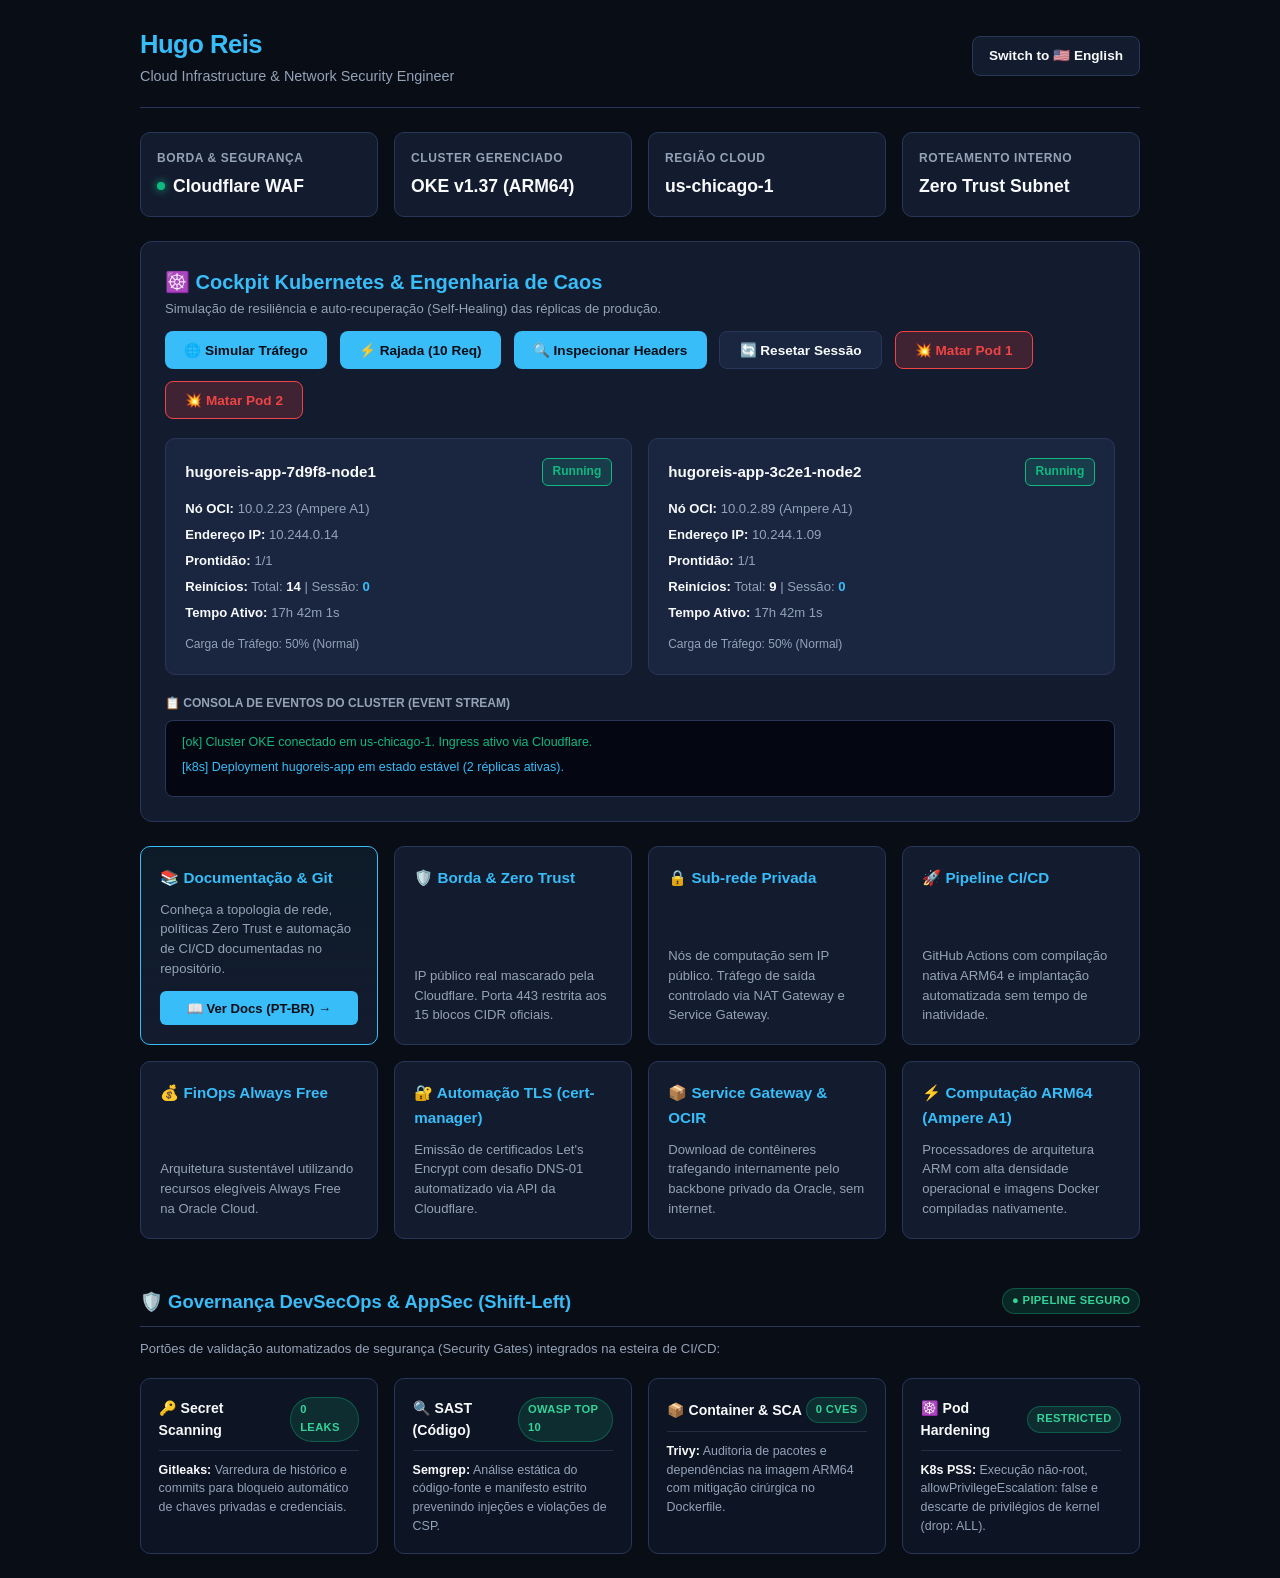
<file: app/index.html>
<!DOCTYPE html>
<html lang="pt-BR">
<head>
  <meta charset="UTF-8">
  <meta name="viewport" content="width=device-width, initial-scale=1.0">
  <title>Hugo Reis | Cloud Architecture & Kubernetes Cockpit</title>
  <link rel="stylesheet" href="style.css?v=3">
  <script src="app.js?v=3" defer></script>
</head>
<body>
  <div class="container">
    <header>
      <div class="brand">
        <h1>Hugo Reis</h1>
        <p>Cloud Infrastructure & Network Security Engineer</p>
      </div>
      <a href="en.html" class="lang-btn">Switch to 🇺🇸 English</a>
    </header>

    <div class="telemetry-strip">
      <div class="telemetry-card">
        <div class="telemetry-label">Borda & Segurança</div>
        <div class="telemetry-val"><span class="status-dot"></span> Cloudflare WAF</div>
      </div>
      <div class="telemetry-card">
        <div class="telemetry-label">Cluster Gerenciado</div>
        <div class="telemetry-val">OKE v1.37 (ARM64)</div>
      </div>
      <div class="telemetry-card">
        <div class="telemetry-label">Região Cloud</div>
        <div class="telemetry-val">us-chicago-1</div>
      </div>
      <div class="telemetry-card">
        <div class="telemetry-label">Roteamento Interno</div>
        <div class="telemetry-val">Zero Trust Subnet</div>
      </div>
    </div>

    <section class="cockpit-panel">
      <div class="cockpit-header">
        <div>
          <h2>☸️ Cockpit Kubernetes & Engenharia de Caos</h2>
          <p style="font-size: 0.82rem; color: var(--text-muted);">Simulação de resiliência e auto-recuperação (Self-Healing) das réplicas de produção.</p>
        </div>
        <div class="actions-bar">
          <button class="btn" id="btn-traffic">🌐 Simular Tráfego</button>
          <button class="btn" id="btn-burst">⚡ Rajada (10 Req)</button>
          <button class="btn" id="btn-headers">🔍 Inspecionar Headers</button>
          <button class="btn" id="btn-reset" style="background: var(--card-inner); border: 1px solid var(--border); color: var(--text);">🔄 Resetar Sessão</button>
          <button class="btn btn-danger" id="btn-kill-1">💥 Matar Pod 1</button>
          <button class="btn btn-danger" id="btn-kill-2">💥 Matar Pod 2</button>
        </div>
      </div>

      <div class="pods-grid">
        <div class="pod-card" id="pod-card-1">
          <div class="pod-title">
            <span id="pod-name-1">hugoreis-app-7d9f8-node1</span>
            <span class="pod-badge badge-running" id="pod-status-1">Running</span>
          </div>
          <div class="pod-meta">
            <span><strong>Nó OCI:</strong> 10.0.2.23 (Ampere A1)</span>
            <span><strong>Endereço IP:</strong> 10.244.0.14</span>
            <span><strong>Prontidão:</strong> <span id="pod-ready-1">1/1</span></span>
            <span><strong>Reinícios:</strong> Total: <strong id="pod-total-restarts-1">14</strong> | Sessão: <strong id="pod-session-restarts-1" style="color: var(--accent);">0</strong></span>
            <span><strong>Tempo Ativo:</strong> <span id="pod-uptime-1">17h 42m</span></span>
          </div>
          <div style="font-size: 0.75rem; color: var(--text-muted);" id="pod-load-1">Carga de Tráfego: 50% (Normal)</div>
        </div>

        <div class="pod-card" id="pod-card-2">
          <div class="pod-title">
            <span id="pod-name-2">hugoreis-app-3c2e1-node2</span>
            <span class="pod-badge badge-running" id="pod-status-2">Running</span>
          </div>
          <div class="pod-meta">
            <span><strong>Nó OCI:</strong> 10.0.2.89 (Ampere A1)</span>
            <span><strong>Endereço IP:</strong> 10.244.1.09</span>
            <span><strong>Prontidão:</strong> <span id="pod-ready-2">1/1</span></span>
            <span><strong>Reinícios:</strong> Total: <strong id="pod-total-restarts-2">9</strong> | Sessão: <strong id="pod-session-restarts-2" style="color: var(--accent);">0</strong></span>
            <span><strong>Tempo Ativo:</strong> <span id="pod-uptime-2">17h 42m</span></span>
          </div>
          <div style="font-size: 0.75rem; color: var(--text-muted);" id="pod-load-2">Carga de Tráfego: 50% (Normal)</div>
        </div>
      </div>

      <div>
        <div style="font-size: 0.75rem; font-weight: 700; text-transform: uppercase; color: var(--text-muted); margin-bottom: 0.4rem;">
          📋 Consola de Eventos do Cluster (Event Stream)
        </div>
        <div class="console-box" id="console-log">
          <div class="console-line success">[ok] Cluster OKE conectado em us-chicago-1. Ingress ativo via Cloudflare.</div>
          <div class="console-line">[k8s] Deployment hugoreis-app em estado estável (2 réplicas ativas).</div>
        </div>
      </div>
    </section>

    <div class="specs-grid">
      <!-- Linha 1 de 4 Cartões -->
      <div class="spec-card doc-highlight">
        <h3>📚 Documentação & Git</h3>
        <p>Conheça a topologia de rede, políticas Zero Trust e automação de CI/CD documentadas no repositório.</p>
        <a href="https://github.com/hnreis/hugoreis-cloud/blob/main/README.pt-BR.md" target="_blank" class="doc-link">📖 Ver Docs (PT-BR) &rarr;</a>
      </div>
      <div class="spec-card">
        <h3>🛡️ Borda & Zero Trust</h3>
        <p>IP público real mascarado pela Cloudflare. Porta 443 restrita aos 15 blocos CIDR oficiais.</p>
      </div>
      <div class="spec-card">
        <h3>🔒 Sub-rede Privada</h3>
        <p>Nós de computação sem IP público. Tráfego de saída controlado via NAT Gateway e Service Gateway.</p>
      </div>
      <div class="spec-card">
        <h3>🚀 Pipeline CI/CD</h3>
        <p>GitHub Actions com compilação nativa ARM64 e implantação automatizada sem tempo de inatividade.</p>
      </div>

      <!-- Linha 2 de 4 Cartões -->
      <div class="spec-card">
        <h3>💰 FinOps Always Free</h3>
        <p>Arquitetura sustentável utilizando recursos elegíveis Always Free na Oracle Cloud.</p>
      </div>
      <div class="spec-card">
        <h3>🔐 Automação TLS (cert-manager)</h3>
        <p>Emissão de certificados Let's Encrypt com desafio DNS-01 automatizado via API da Cloudflare.</p>
      </div>
      <div class="spec-card">
        <h3>📦 Service Gateway & OCIR</h3>
        <p>Download de contêineres trafegando internamente pelo backbone privado da Oracle, sem internet.</p>
      </div>
      <div class="spec-card">
        <h3>⚡ Computação ARM64 (Ampere A1)</h3>
        <p>Processadores de arquitetura ARM com alta densidade operacional e imagens Docker compiladas nativamente.</p>
      </div>
    </div>
    
    <!-- Painel de DevSecOps & Postura de Segurança (Cards) -->
    <section class="card sec-section">
      <div class="sec-header-top">
        <h2 class="sec-heading">🛡️ Governança DevSecOps & AppSec (Shift-Left)</h2>
        <span class="sec-badge">● Pipeline Seguro</span>
      </div>
      <p class="sec-intro">
        Portões de validação automatizados de segurança (Security Gates) integrados na esteira de CI/CD:
      </p>

      <div class="sec-grid">
        <div class="sec-card">
          <div class="sec-card-header">
            <span class="sec-card-title">🔑 Secret Scanning</span>
            <span class="sec-badge">0 Leaks</span>
          </div>
          <div class="sec-card-body">
            <strong>Gitleaks:</strong> Varredura de histórico e commits para bloqueio automático de chaves privadas e credenciais.
          </div>
        </div>

        <div class="sec-card">
          <div class="sec-card-header">
            <span class="sec-card-title">🔍 SAST (Código)</span>
            <span class="sec-badge">OWASP Top 10</span>
          </div>
          <div class="sec-card-body">
            <strong>Semgrep:</strong> Análise estática do código-fonte e manifesto estrito prevenindo injeções e violações de CSP.
          </div>
        </div>

        <div class="sec-card">
          <div class="sec-card-header">
            <span class="sec-card-title">📦 Container & SCA</span>
            <span class="sec-badge">0 CVEs</span>
          </div>
          <div class="sec-card-body">
            <strong>Trivy:</strong> Auditoria de pacotes e dependências na imagem ARM64 com mitigação cirúrgica no Dockerfile.
          </div>
        </div>

        <div class="sec-card">
          <div class="sec-card-header">
            <span class="sec-card-title">☸️ Pod Hardening</span>
            <span class="sec-badge">Restricted</span>
          </div>
          <div class="sec-card-body">
            <strong>K8s PSS:</strong> Execução não-root, <code>allowPrivilegeEscalation: false</code> e descarte de privilégios de kernel (<code>drop: ALL</code>).
          </div>
        </div>
      </div>
    </section>
</file>
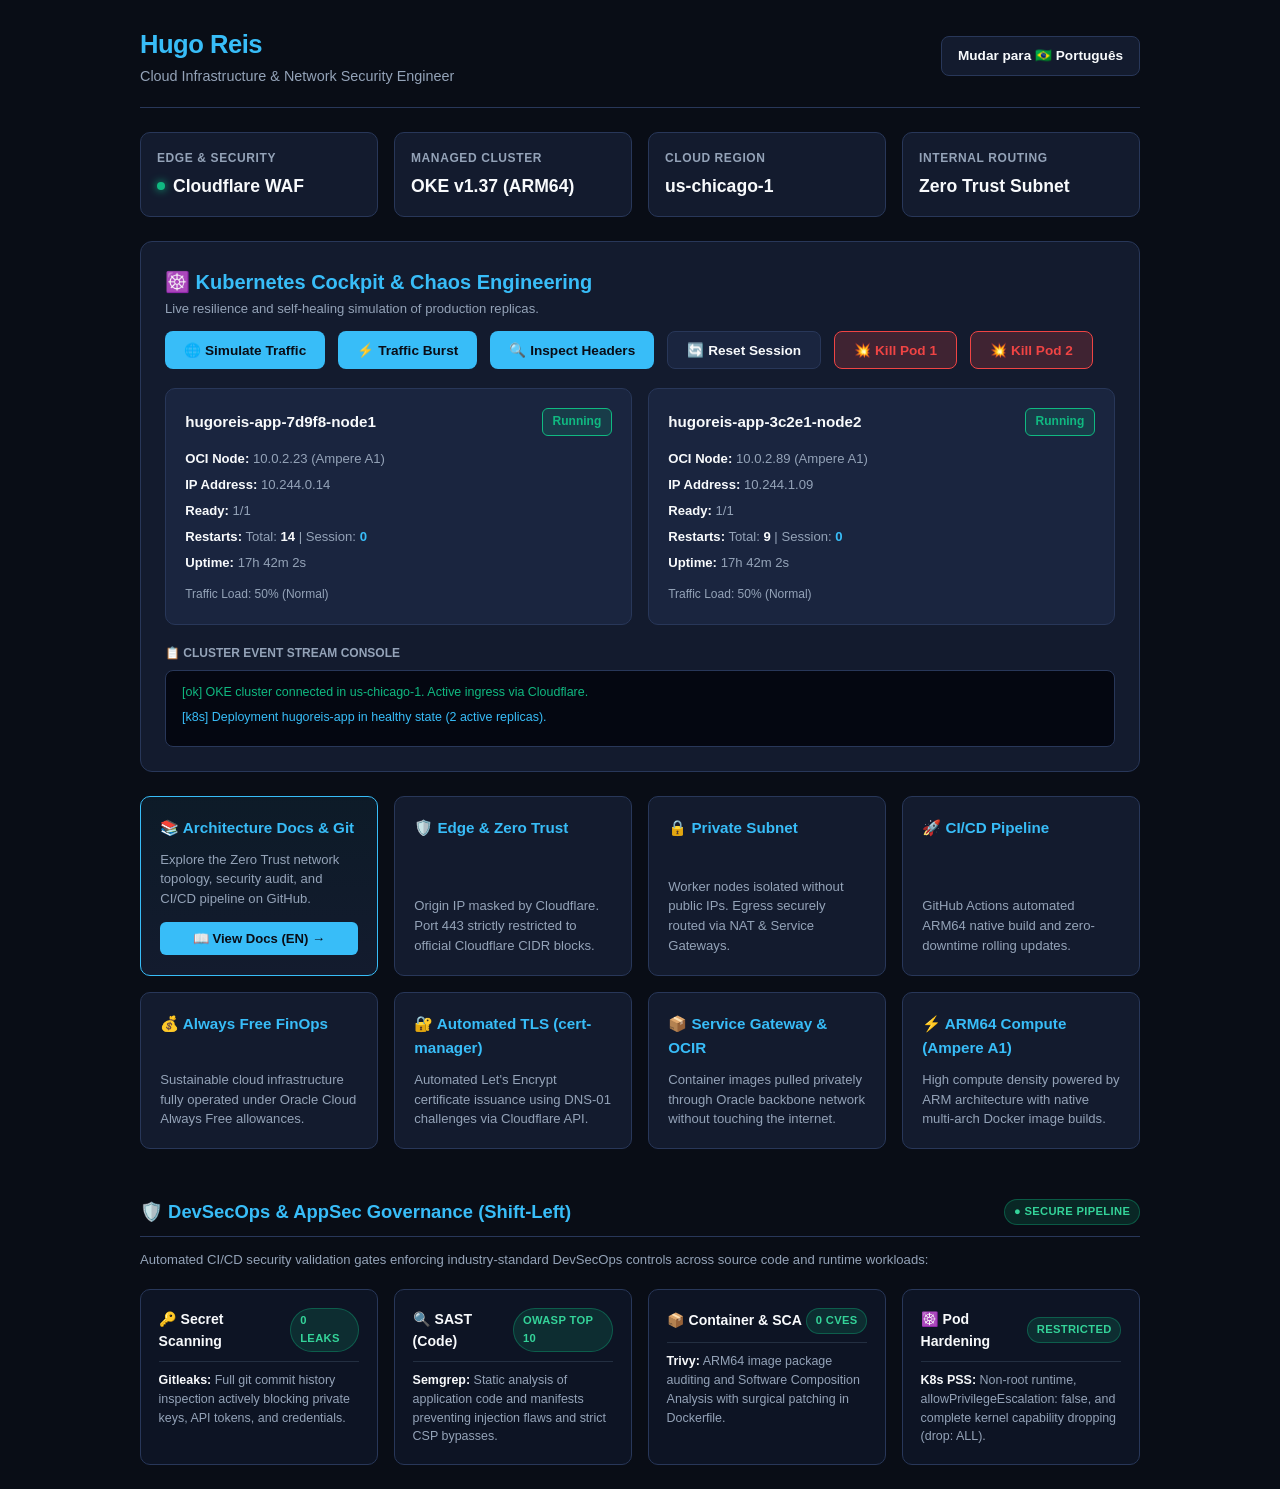
<file: app/en.html>
<!DOCTYPE html>
<html lang="en-US">
<head>
  <meta charset="UTF-8">
  <meta name="viewport" content="width=device-width, initial-scale=1.0">
  <title>Hugo Reis | Cloud Architecture & Kubernetes Cockpit</title>
  <link rel="stylesheet" href="style.css?v=3">
  <script src="app.js?v=3" defer></script>
</head>
<body>
  <div class="container">
    <header>
      <div class="brand">
        <h1>Hugo Reis</h1>
        <p>Cloud Infrastructure & Network Security Engineer</p>
      </div>
      <a href="index.html" class="lang-btn">Mudar para 🇧🇷 Português</a>
    </header>

    <div class="telemetry-strip">
      <div class="telemetry-card">
        <div class="telemetry-label">Edge & Security</div>
        <div class="telemetry-val"><span class="status-dot"></span> Cloudflare WAF</div>
      </div>
      <div class="telemetry-card">
        <div class="telemetry-label">Managed Cluster</div>
        <div class="telemetry-val">OKE v1.37 (ARM64)</div>
      </div>
      <div class="telemetry-card">
        <div class="telemetry-label">Cloud Region</div>
        <div class="telemetry-val">us-chicago-1</div>
      </div>
      <div class="telemetry-card">
        <div class="telemetry-label">Internal Routing</div>
        <div class="telemetry-val">Zero Trust Subnet</div>
      </div>
    </div>

    <section class="cockpit-panel">
      <div class="cockpit-header">
        <div>
          <h2>☸️ Kubernetes Cockpit & Chaos Engineering</h2>
          <p style="font-size: 0.82rem; color: var(--text-muted);">Live resilience and self-healing simulation of production replicas.</p>
        </div>
        <div class="actions-bar">
          <button class="btn" id="btn-traffic">🌐 Simulate Traffic</button>
          <button class="btn" id="btn-burst">⚡ Traffic Burst</button>
          <button class="btn" id="btn-headers">🔍 Inspect Headers</button>
          <button class="btn" id="btn-reset" style="background: var(--card-inner); border: 1px solid var(--border); color: var(--text);">🔄 Reset Session</button>
          <button class="btn btn-danger" id="btn-kill-1">💥 Kill Pod 1</button>
          <button class="btn btn-danger" id="btn-kill-2">💥 Kill Pod 2</button>
        </div>
      </div>

      <div class="pods-grid">
        <div class="pod-card" id="pod-card-1">
          <div class="pod-title">
            <span id="pod-name-1">hugoreis-app-7d9f8-node1</span>
            <span class="pod-badge badge-running" id="pod-status-1">Running</span>
          </div>
          <div class="pod-meta">
            <span><strong>OCI Node:</strong> 10.0.2.23 (Ampere A1)</span>
            <span><strong>IP Address:</strong> 10.244.0.14</span>
            <span><strong>Ready:</strong> <span id="pod-ready-1">1/1</span></span>
            <span><strong>Restarts:</strong> Total: <strong id="pod-total-restarts-1">14</strong> | Session: <strong id="pod-session-restarts-1" style="color: var(--accent);">0</strong></span>
            <span><strong>Uptime:</strong> <span id="pod-uptime-1">17h 42m</span></span>
          </div>
          <div style="font-size: 0.75rem; color: var(--text-muted);" id="pod-load-1">Traffic Load: 50% (Normal)</div>
        </div>

        <div class="pod-card" id="pod-card-2">
          <div class="pod-title">
            <span id="pod-name-2">hugoreis-app-3c2e1-node2</span>
            <span class="pod-badge badge-running" id="pod-status-2">Running</span>
          </div>
          <div class="pod-meta">
            <span><strong>OCI Node:</strong> 10.0.2.89 (Ampere A1)</span>
            <span><strong>IP Address:</strong> 10.244.1.09</span>
            <span><strong>Ready:</strong> <span id="pod-ready-2">1/1</span></span>
            <span><strong>Restarts:</strong> Total: <strong id="pod-total-restarts-2">9</strong> | Session: <strong id="pod-session-restarts-2" style="color: var(--accent);">0</strong></span>
            <span><strong>Uptime:</strong> <span id="pod-uptime-2">17h 42m</span></span>
          </div>
          <div style="font-size: 0.75rem; color: var(--text-muted);" id="pod-load-2">Traffic Load: 50% (Normal)</div>
        </div>
      </div>

      <div>
        <div style="font-size: 0.75rem; font-weight: 700; text-transform: uppercase; color: var(--text-muted); margin-bottom: 0.4rem;">
          📋 Cluster Event Stream Console
        </div>
        <div class="console-box" id="console-log">
          <div class="console-line success">[ok] OKE cluster connected in us-chicago-1. Active ingress via Cloudflare.</div>
          <div class="console-line">[k8s] Deployment hugoreis-app in healthy state (2 active replicas).</div>
        </div>
      </div>
    </section>

    <div class="specs-grid">
      <!-- Row 1 of 4 Cards -->
      <div class="spec-card doc-highlight">
        <h3>📚 Architecture Docs & Git</h3>
        <p>Explore the Zero Trust network topology, security audit, and CI/CD pipeline on GitHub.</p>
        <a href="https://github.com/hnreis/hugoreis-cloud/blob/main/README.md" target="_blank" class="doc-link">📖 View Docs (EN) &rarr;</a>
      </div>
      <div class="spec-card">
        <h3>🛡️ Edge & Zero Trust</h3>
        <p>Origin IP masked by Cloudflare. Port 443 strictly restricted to official Cloudflare CIDR blocks.</p>
      </div>
      <div class="spec-card">
        <h3>🔒 Private Subnet</h3>
        <p>Worker nodes isolated without public IPs. Egress securely routed via NAT & Service Gateways.</p>
      </div>
      <div class="spec-card">
        <h3>🚀 CI/CD Pipeline</h3>
        <p>GitHub Actions automated ARM64 native build and zero-downtime rolling updates.</p>
      </div>

      <!-- Row 2 of 4 Cards -->
      <div class="spec-card">
        <h3>💰 Always Free FinOps</h3>
        <p>Sustainable cloud infrastructure fully operated under Oracle Cloud Always Free allowances.</p>
      </div>
      <div class="spec-card">
        <h3>🔐 Automated TLS (cert-manager)</h3>
        <p>Automated Let's Encrypt certificate issuance using DNS-01 challenges via Cloudflare API.</p>
      </div>
      <div class="spec-card">
        <h3>📦 Service Gateway & OCIR</h3>
        <p>Container images pulled privately through Oracle backbone network without touching the internet.</p>
      </div>
      <div class="spec-card">
        <h3>⚡ ARM64 Compute (Ampere A1)</h3>
        <p>High compute density powered by ARM architecture with native multi-arch Docker image builds.</p>
      </div>
    </div>
    
    <!-- DevSecOps & AppSec Governance Panel (Cards) -->
    <section class="card sec-section">
      <div class="sec-header-top">
        <h2 class="sec-heading">🛡️ DevSecOps & AppSec Governance (Shift-Left)</h2>
        <span class="sec-badge">● Secure Pipeline</span>
      </div>
      <p class="sec-intro">
        Automated CI/CD security validation gates enforcing industry-standard DevSecOps controls across source code and runtime workloads:
      </p>

      <div class="sec-grid">
        <div class="sec-card">
          <div class="sec-card-header">
            <span class="sec-card-title">🔑 Secret Scanning</span>
            <span class="sec-badge">0 Leaks</span>
          </div>
          <div class="sec-card-body">
            <strong>Gitleaks:</strong> Full git commit history inspection actively blocking private keys, API tokens, and credentials.
          </div>
        </div>

        <div class="sec-card">
          <div class="sec-card-header">
            <span class="sec-card-title">🔍 SAST (Code)</span>
            <span class="sec-badge">OWASP Top 10</span>
          </div>
          <div class="sec-card-body">
            <strong>Semgrep:</strong> Static analysis of application code and manifests preventing injection flaws and strict CSP bypasses.
          </div>
        </div>

        <div class="sec-card">
          <div class="sec-card-header">
            <span class="sec-card-title">📦 Container & SCA</span>
            <span class="sec-badge">0 CVEs</span>
          </div>
          <div class="sec-card-body">
            <strong>Trivy:</strong> ARM64 image package auditing and Software Composition Analysis with surgical patching in Dockerfile.
          </div>
        </div>

        <div class="sec-card">
          <div class="sec-card-header">
            <span class="sec-card-title">☸️ Pod Hardening</span>
            <span class="sec-badge">Restricted</span>
          </div>
          <div class="sec-card-body">
            <strong>K8s PSS:</strong> Non-root runtime, <code>allowPrivilegeEscalation: false</code>, and complete kernel capability dropping (<code>drop: ALL</code>).
          </div>
        </div>
      </div>
    </section>
</file>
<file: app/style.css>
:root {
  --bg: #090d16;
  --card: #131b2e;
  --card-inner: #1a253f;
  --border: #283759;
  --accent: #38bdf8;
  --accent-hover: #0284c7;
  --text: #f8fafc;
  --text-muted: #94a3b8;
  --success: #10b981;
  --danger: #ef4444;
  --warning: #f59e0b;
}

* { box-sizing: border-box; margin: 0; padding: 0; font-family: -apple-system, BlinkMacSystemFont, "Segoe UI", Roboto, sans-serif; }
body { background-color: var(--bg); color: var(--text); line-height: 1.6; padding: 1.5rem 1rem; }
.container { max-width: 1000px; margin: 0 auto; display: flex; flex-direction: column; gap: 1.5rem; }

header { display: flex; justify-content: space-between; align-items: center; border-bottom: 1px solid var(--border); padding-bottom: 1.2rem; }
.brand h1 { font-size: 1.6rem; color: var(--accent); letter-spacing: -0.02em; }
.brand p { color: var(--text-muted); font-size: 0.9rem; }
.lang-btn { background: var(--card); border: 1px solid var(--border); color: var(--text); padding: 0.5rem 1rem; border-radius: 8px; font-weight: 600; font-size: 0.85rem; text-decoration: none; transition: border-color 0.2s; }
.lang-btn:hover { border-color: var(--accent); }

.telemetry-strip { display: grid; grid-template-columns: repeat(auto-fit, minmax(200px, 1fr)); gap: 1rem; }
.telemetry-card { background: var(--card); border: 1px solid var(--border); border-radius: 10px; padding: 1rem; }
.telemetry-label { font-size: 0.75rem; text-transform: uppercase; color: var(--text-muted); font-weight: 700; letter-spacing: 0.05em; }
.telemetry-val { font-size: 1.1rem; font-weight: 700; color: var(--text); margin-top: 0.2rem; display: flex; align-items: center; gap: 0.5rem; }
.status-dot { width: 8px; height: 8px; border-radius: 50%; background: var(--success); display: inline-block; box-shadow: 0 0 8px var(--success); }

.cockpit-panel { background: var(--card); border: 1px solid var(--border); border-radius: 12px; padding: 1.5rem; display: flex; flex-direction: column; gap: 1.2rem; }
.cockpit-header { display: flex; justify-content: space-between; align-items: center; flex-wrap: wrap; gap: 0.8rem; }
.cockpit-header h2 { font-size: 1.25rem; color: var(--accent); display: flex; align-items: center; gap: 0.5rem; }

.actions-bar { display: flex; gap: 0.8rem; flex-wrap: wrap; }
.btn { background: var(--accent); color: #090d16; border: none; padding: 0.6rem 1.2rem; border-radius: 8px; font-weight: 700; font-size: 0.85rem; cursor: pointer; transition: opacity 0.2s; }
.btn:hover { opacity: 0.9; }
.btn-danger { background: rgba(239, 68, 68, 0.2); border: 1px solid var(--danger); color: var(--danger); }
.btn-danger:hover { background: var(--danger); color: #fff; }

.pods-grid { display: grid; grid-template-columns: repeat(auto-fit, minmax(300px, 1fr)); gap: 1rem; }
.pod-card { background: var(--card-inner); border: 1px solid var(--border); border-radius: 10px; padding: 1.2rem; position: relative; transition: all 0.3s ease; }
.pod-card.highlight { border-color: var(--accent); box-shadow: 0 0 15px rgba(56, 189, 248, 0.4); transform: translateY(-2px); }
.pod-card.failing { border-color: var(--danger); opacity: 0.75; }
.pod-title { font-size: 0.95rem; font-weight: 700; margin-bottom: 0.5rem; display: flex; justify-content: space-between; align-items: center; }
.pod-badge { font-size: 0.75rem; padding: 0.2rem 0.6rem; border-radius: 6px; font-weight: 700; }
.badge-running { background: rgba(16, 185, 129, 0.15); color: var(--success); border: 1px solid var(--success); }
.badge-failed { background: rgba(239, 68, 68, 0.15); color: var(--danger); border: 1px solid var(--danger); }
.badge-recovering { background: rgba(245, 158, 11, 0.15); color: var(--warning); border: 1px solid var(--warning); }

.pod-meta { font-size: 0.82rem; color: var(--text-muted); display: flex; flex-direction: column; gap: 0.3rem; margin: 0.8rem 0; }
.pod-meta span strong { color: var(--text); }

.console-box { background: #040711; border: 1px solid var(--border); border-radius: 8px; padding: 0.8rem 1rem; font-family: ui-monospace, SFMono-Regular, Menlo, Monaco, Consolas, monospace; font-size: 0.78rem; max-height: 160px; overflow-y: auto; color: #38bdf8; }
.console-line { margin-bottom: 0.3rem; word-break: break-all; }
.console-line.warn { color: var(--warning); }
.console-line.err { color: var(--danger); }
.console-line.success { color: var(--success); }

.specs-grid {
  display: grid;
  grid-template-columns: repeat(auto-fit, minmax(215px, 1fr));
  gap: 1rem;
  justify-content: center;
}

@media (min-width: 960px) {
  .specs-grid {
    grid-template-columns: repeat(4, 1fr);
  }
}
.spec-card { background: var(--card); border: 1px solid var(--border); border-radius: 10px; padding: 1.2rem; display: flex; flex-direction: column; justify-content: space-between; }
.spec-card h3 { font-size: 0.95rem; color: var(--accent); margin-bottom: 0.6rem; }
.spec-card p { font-size: 0.82rem; color: var(--text-muted); line-height: 1.5; }

/* Destaque do Card de Documentação Git */
.doc-highlight { border: 1px solid var(--accent); background: linear-gradient(180deg, rgba(56, 189, 248, 0.08) 0%, var(--card) 100%); }
.doc-link { display: inline-block; margin-top: 0.8rem; font-size: 0.82rem; font-weight: 700; color: #090d16; background: var(--accent); padding: 0.4rem 0.8rem; border-radius: 6px; text-decoration: none; text-align: center; }
.doc-link:hover { opacity: 0.9; }

footer { text-align: center; color: var(--text-muted); font-size: 0.85rem; border-top: 1px solid var(--border); padding-top: 1.5rem; margin-top: 1rem; }
footer a { color: var(--accent); text-decoration: none; }

/* --- Grelha e Cartões de DevSecOps --- */
.sec-grid {
  display: grid;
  grid-template-columns: repeat(auto-fit, minmax(220px, 1fr));
  gap: 1rem;
  margin-top: 1.2rem;
}

.sec-card {
  background: rgba(15, 23, 42, 0.7);
  border: 1px solid var(--border);
  border-radius: 10px;
  padding: 1.1rem;
  display: flex;
  flex-direction: column;
  gap: 0.6rem;
  transition: transform 0.2s ease, border-color 0.2s ease;
}

.sec-card:hover {
  border-color: var(--accent);
  transform: translateY(-2px);
}

.sec-card-header {
  display: flex;
  align-items: center;
  justify-content: space-between;
  border-bottom: 1px solid rgba(51, 65, 85, 0.6);
  padding-bottom: 0.5rem;
}

.sec-card-title {
  font-weight: 700;
  font-size: 0.88rem;
  color: var(--text);
  display: flex;
  align-items: center;
  gap: 0.4rem;
}

.sec-badge {
  background: rgba(16, 185, 129, 0.15);
  color: #34d399;
  border: 1px solid rgba(16, 185, 129, 0.35);
  padding: 0.2rem 0.55rem;
  border-radius: 9999px;
  font-size: 0.7rem;
  font-weight: 700;
  text-transform: uppercase;
  letter-spacing: 0.03em;
}

.sec-card-body {
  font-size: 0.78rem;
  color: var(--text-muted);
  line-height: 1.5;
}

.sec-card-body strong {
  color: var(--text);
}
/* Classes utilitárias para conformidade com CSP Strict (Zero Inline Styles) */
.sec-section {
  margin-top: 1.5rem;
}

.sec-header-top {
  display: flex;
  justify-content: space-between;
  align-items: center;
  margin-bottom: 0.8rem;
  border-bottom: 1px solid var(--border);
  padding-bottom: 0.6rem;
}

.sec-heading {
  font-size: 1.15rem;
  color: var(--accent);
  margin: 0;
}

.sec-intro {
  font-size: 0.82rem;
  color: var(--text-muted);
  line-height: 1.5;
}

.text-muted-desc {
  color: var(--text-muted);
}
</file>
